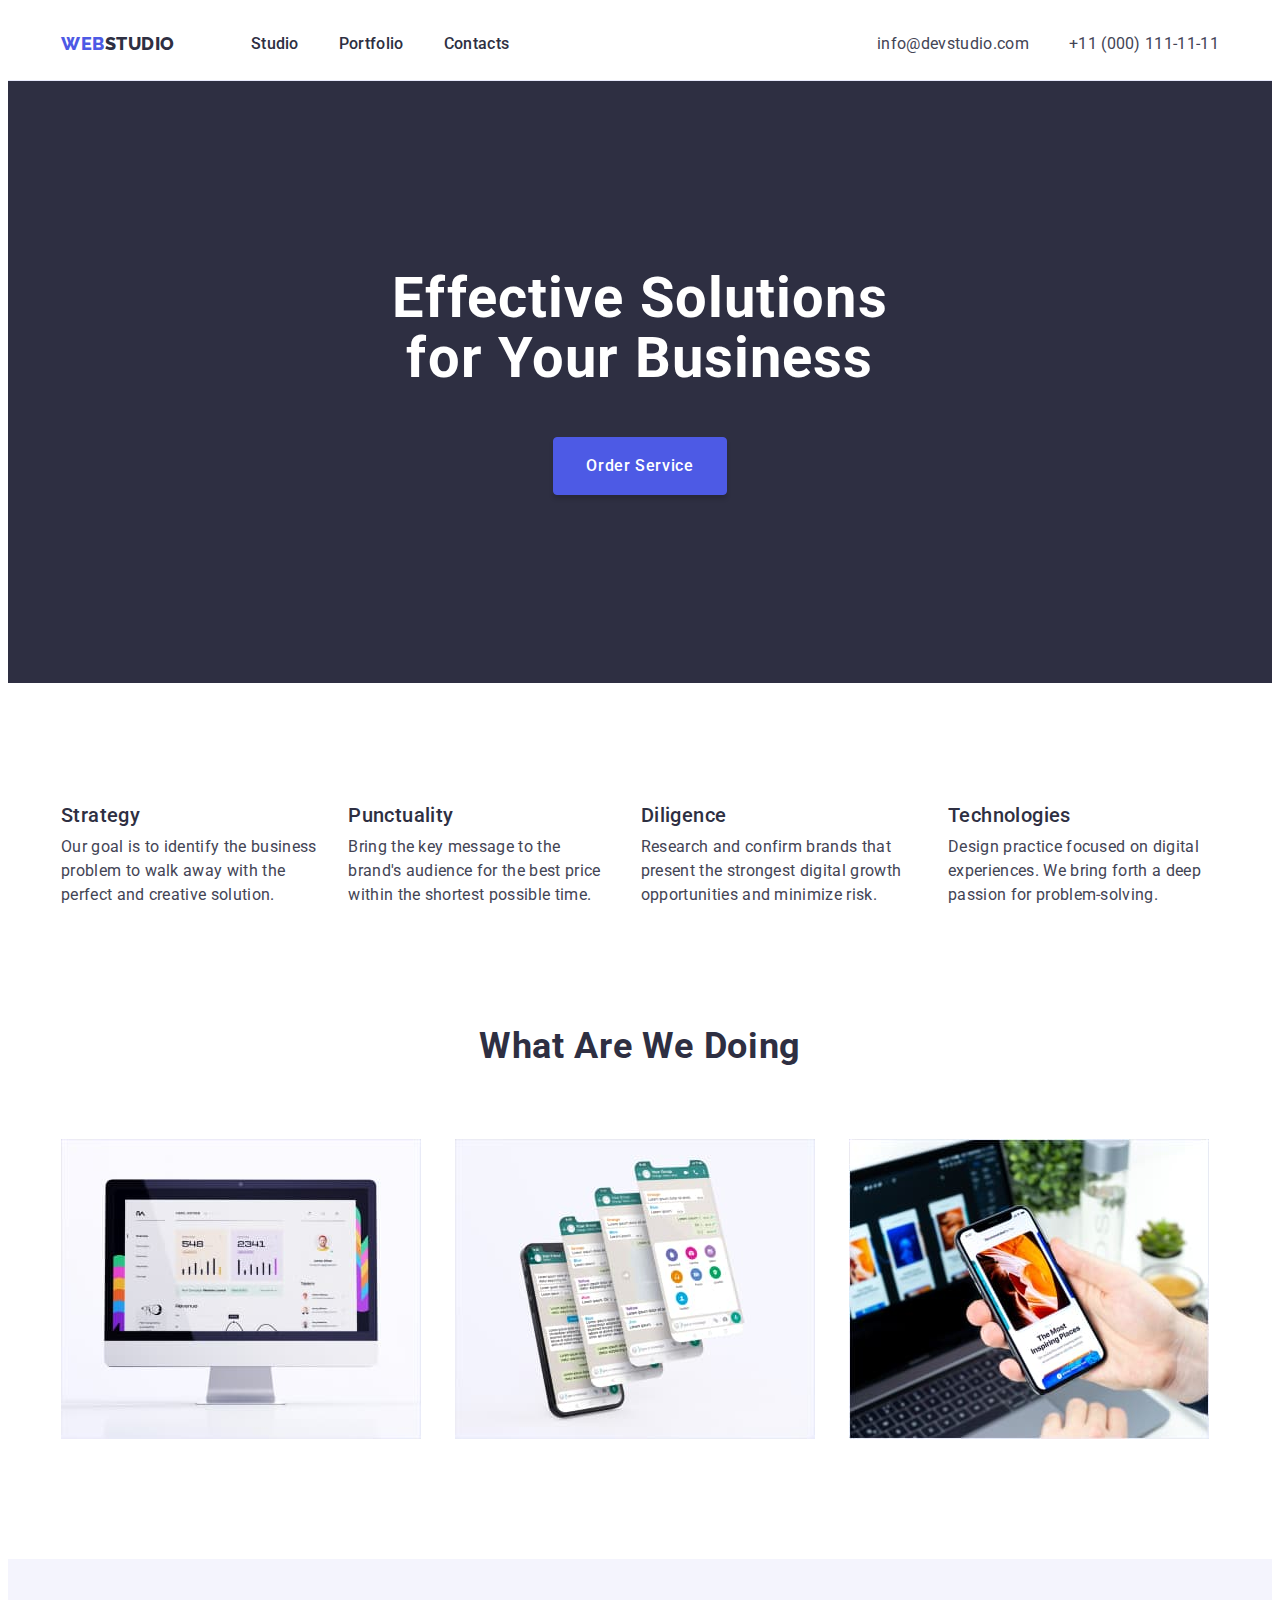
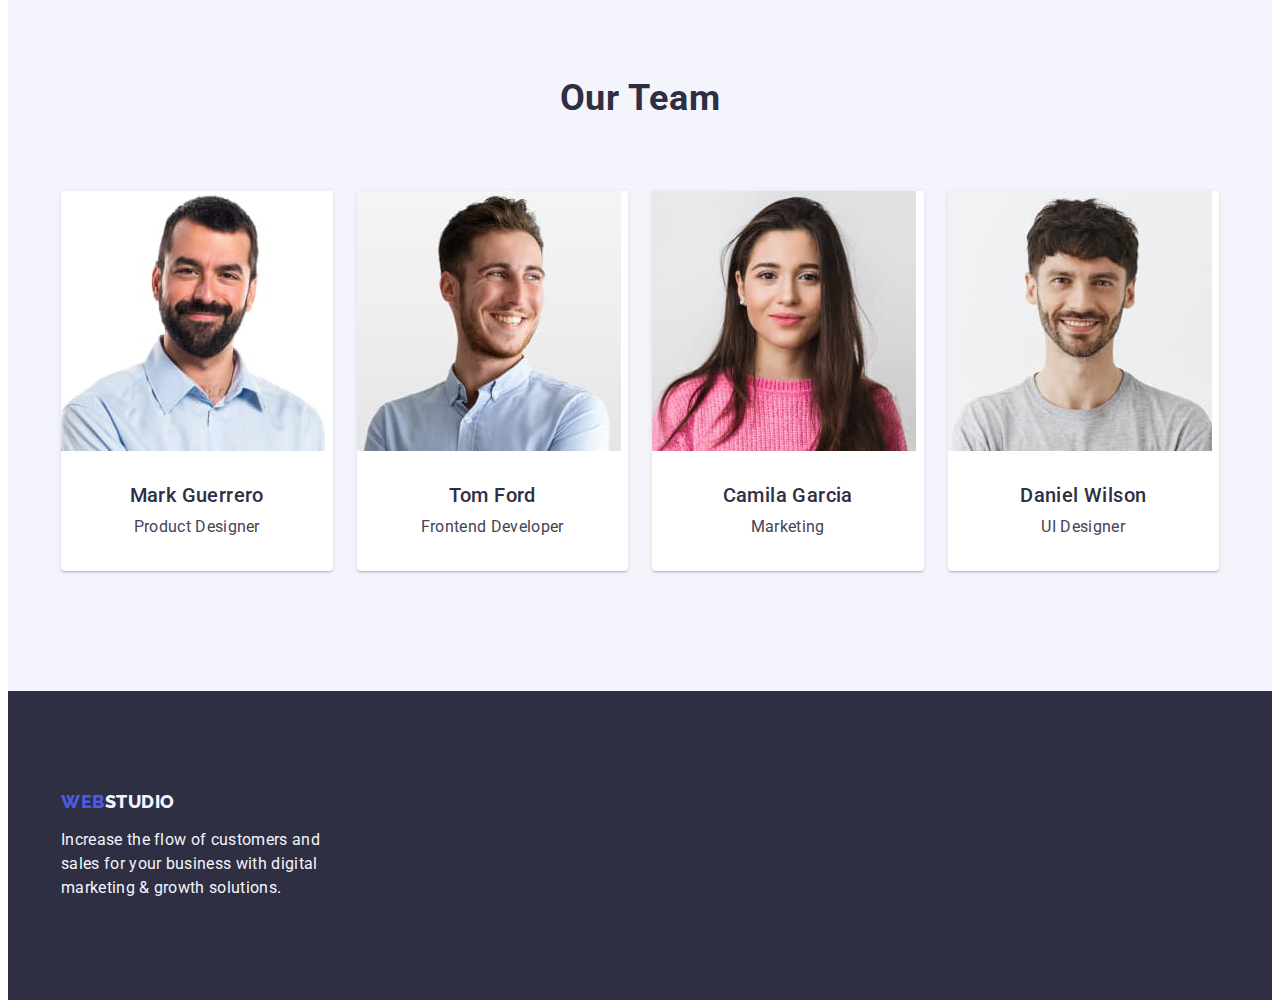
<file: index.html>
<!DOCTYPE html>
<html lang="en">
  <head>
    <meta charset="UTF-8" />
    <meta http-equiv="X-UA-Compatible" content="IE=edge" />
    <meta name="viewport" content="width=device-width, initial-scale=1.0" />
    <title>WebStudio</title>
    <link rel="preconnect" href="https://fonts.googleapis.com" />
    <link rel="preconnect" href="https://fonts.gstatic.com" crossorigin />
    <link
      href="https://fonts.googleapis.com/css2?family=Raleway:wght@800&family=Roboto:wght@400;500;700&display=swap"
      rel="stylesheet"
    />
    <link
      rel="stylesheet"
      href="https://cdnjs.cloudflare.com/ajax/libs/modern-normalize/1.1.0/modern-normalize.min.css"
      integrity="sha512-wpPYUAdjBVSE4KJnH1VR1HeZfpl1ub8YT/NKx4PuQ5NmX2tKuGu6U/JRp5y+Y8XG2tV+wKQpNHVUX03MfMFn9Q=="
      crossorigin="anonymous"
      referrerpolicy="no-referrer"
    />
    <link rel="stylesheet" href="./css/styles.css" />
  </head>
  <body class="body">
    <!--------------------- HEADER ----------------------->
    <header class="header">
      <div class="conteiner header-conteiner">
        <nav class="header-navigation">
          <a class="header-logo link" href="./index.html"
            >Web<span class="studio" style="color: #2e2f42">Studio</span></a
          >
          <ul class="header-list list">
            <li class="header-item">
              <a class="header-link text link" href="./index.html">Studio</a>
            </li>
            <li class="header-item">
              <a class="header-link text link" href="./portfolio.html"
                >Portfolio</a
              >
            </li>
            <li class="header-item">
              <a class="header-link text link" href="#contacts">Contacts</a>
            </li>
          </ul>
        </nav>
        <address class="header-contacts">
          <ul class="contacts-list list">
            <li class="contacts-item">
              <a
                class="contacts-link text link"
                href="mailto:info@devstudio.com"
                >info@devstudio.com</a
              >
            </li>
            <li class="contacts-item">
              <a class="contacts-link text link" href="tel:+110001111111"
                >+11 (000) 111-11-11</a
              >
            </li>
          </ul>
        </address>
      </div>
    </header>
    <main>
      <!---------------------- HERO ---------------------->
      <section class="hero">
        <div class="conteiner hero-conteiner">
          <h1 class="hero-title">Effective Solutions for Your Business</h1>
          <button type="button" class="hero-btn button">Order Service</button>
        </div>
      </section>

      <!------------------- ABOUT ------------------------->
      <section class="about">
        <div class="conteiner">
          <h2 class="visually-hidden">About WebStudio</h2>
          <ul class="about-list list">
            <li class="about-item">
              <h3 class="about-subtitle subtitle">Strategy</h3>
              <p class="about-text text">
                Our goal is to identify the business problem to walk away with
                the perfect and creative solution.
              </p>
            </li>

            <li class="about-item">
              <h3 class="about-subtitle subtitle">Punctuality</h3>
              <p class="about-text text">
                Bring the key message to the brand's audience for the best price
                within the shortest possible time.
              </p>
            </li>

            <li class="about-item">
              <h3 class="about-subtitle subtitle">Diligence</h3>
              <p class="about-text text">
                Research and confirm brands that present the strongest digital
                growth opportunities and minimize risk.
              </p>
            </li>

            <li class="about-item">
              <h3 class="about-subtitle subtitle">Technologies</h3>
              <p class="about-text text">
                Design practice focused on digital experiences. We bring forth a
                deep passion for problem-solving.
              </p>
            </li>
          </ul>
        </div>
      </section>

      <!--------------------- WHAT ARE WE DOING -------------------------->
      <section class="work section">
        <div class="conteiner">
          <h2 class="work-title title">What are we doing</h2>
          <ul class="work-list list">
            <li class="work-item">
              <img
                src="./images/comp.jpg"
                alt="computer"
                width="360"
                height="300"
              />
            </li>
            <li class="work-item">
              <img
                src="./images/phones.jpg"
                alt="Phones"
                width="360"
                height="300"
              />
            </li>
            <li class="work-item">
              <img
                src="./images/phone-comp.jpg"
                alt="phone and computer"
                width="360"
                height="300"
              />
            </li>
          </ul>
        </div>
      </section>

      <!------------------ OUR TEAM ------------------------>
      <section class="team section">
        <div class="conteiner">
          <h2 class="team-title title">Our Team</h2>
          <ul class="team-list list">
            <li class="team-item">
              <img
                src="./images/mark.jpg"
                alt="Photo Product Designer"
                width="264"
                height="260"
              />
              <h3 class="team-subtitle subtitle">Mark Guerrero</h3>
              <p class="team-text text">Product Designer</p>
            </li>

            <li class="team-item">
              <img
                src="./images/tom.jpg"
                alt="Photo Frontend Developer"
                width="264"
                height="260"
              />
              <h3 class="team-subtitle subtitle">Tom Ford</h3>
              <p class="team-text text">Frontend Developer</p>
            </li>

            <li class="team-item">
              <img
                src="./images/camila.jpg"
                alt="Photo Marketing"
                width="264"
                height="260"
              />
              <h3 class="team-subtitle subtitle">Camila Garcia</h3>
              <p class="team-text text">Marketing</p>
            </li>

            <li class="team-item">
              <img
                src="./images/daniel.jpg"
                alt="PhotoUI Designer"
                width="264"
                height="260"
              />
              <h3 class="team-subtitle subtitle">Daniel Wilson</h3>
              <p class="team-text text">UI Designer</p>
            </li>
          </ul>
        </div>
      </section>
    </main>

    <!-------------------- FOOTER ------------------------->
    <footer class="footer">
      <div class="conteiner footer-conteiner">
        <a class="footer-logo link" href=""
          >Web<span class="studio" style="color: #f4f4fd">Studio</span></a
        >
        <p class="footer-text text">
          Increase the flow of customers and sales for your business with
          digital marketing & growth solutions.
        </p>
      </div>
    </footer>
  </body>
</html>
</file>
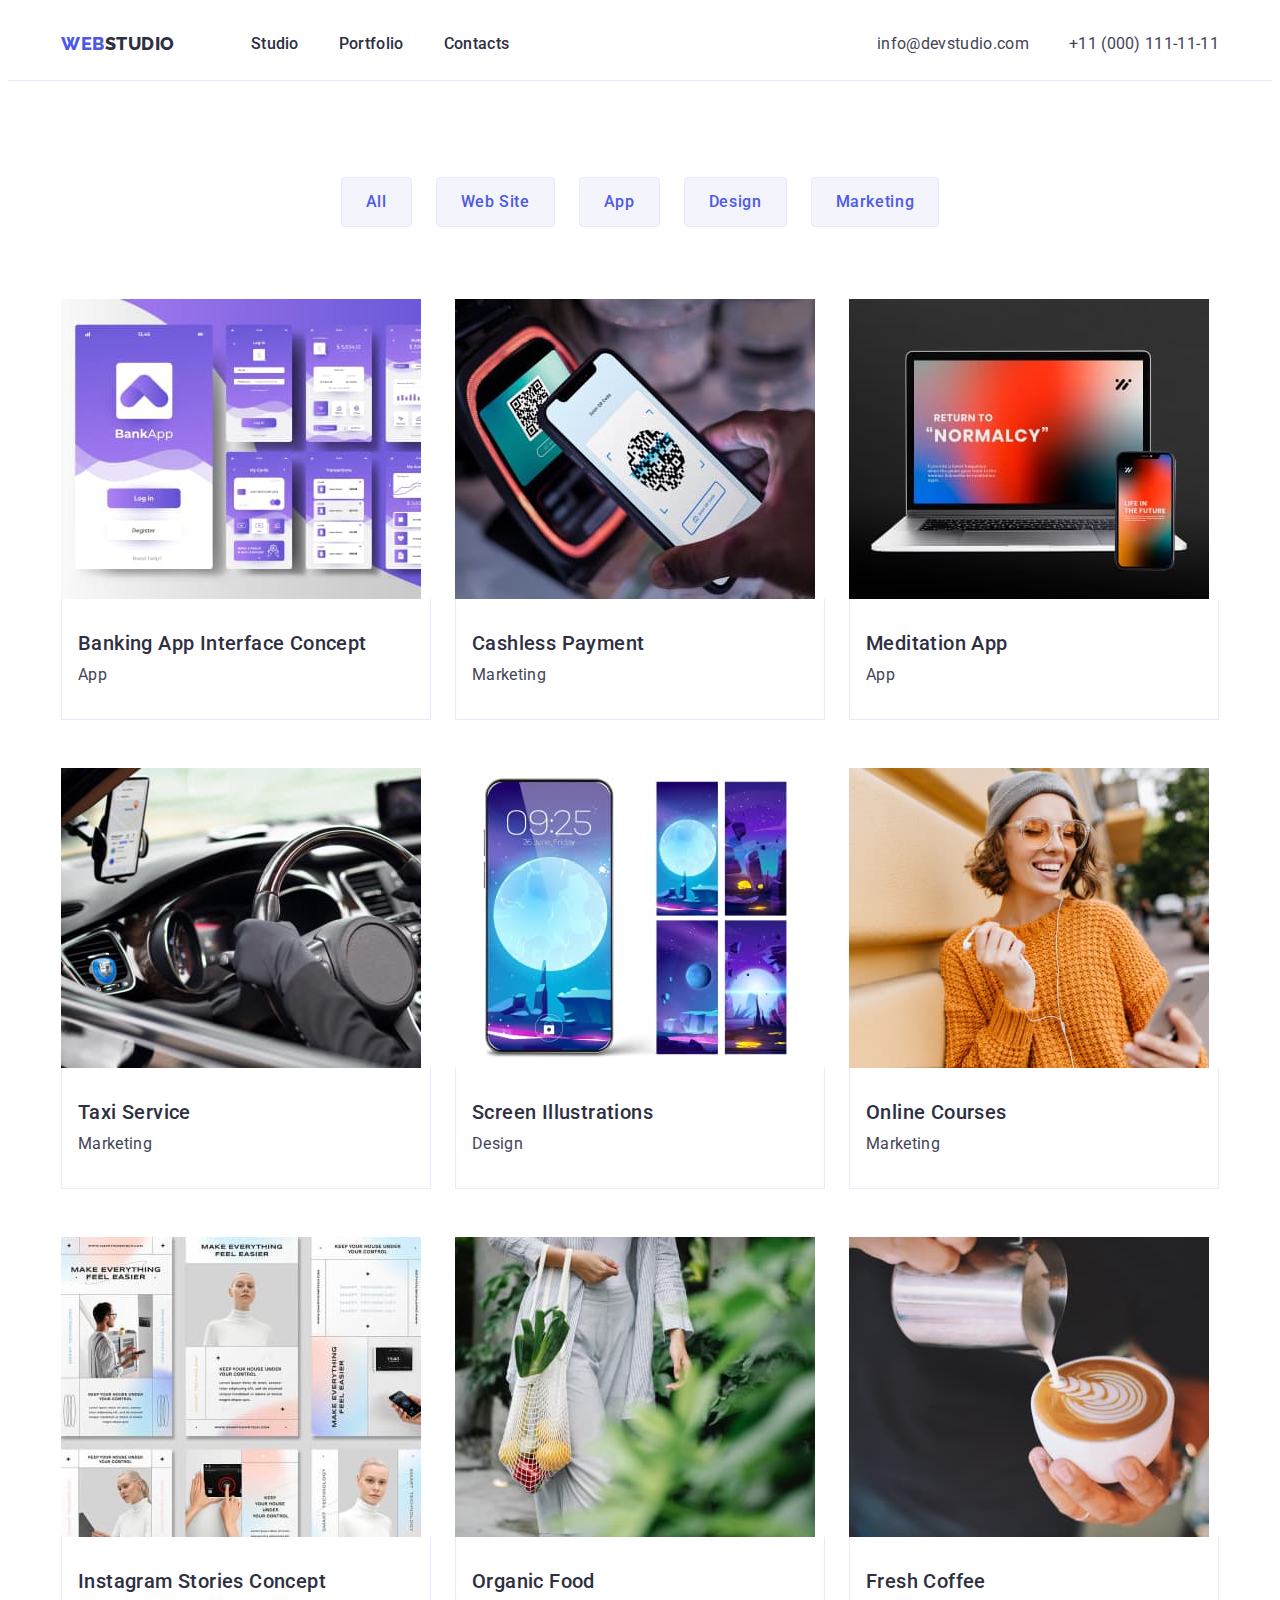
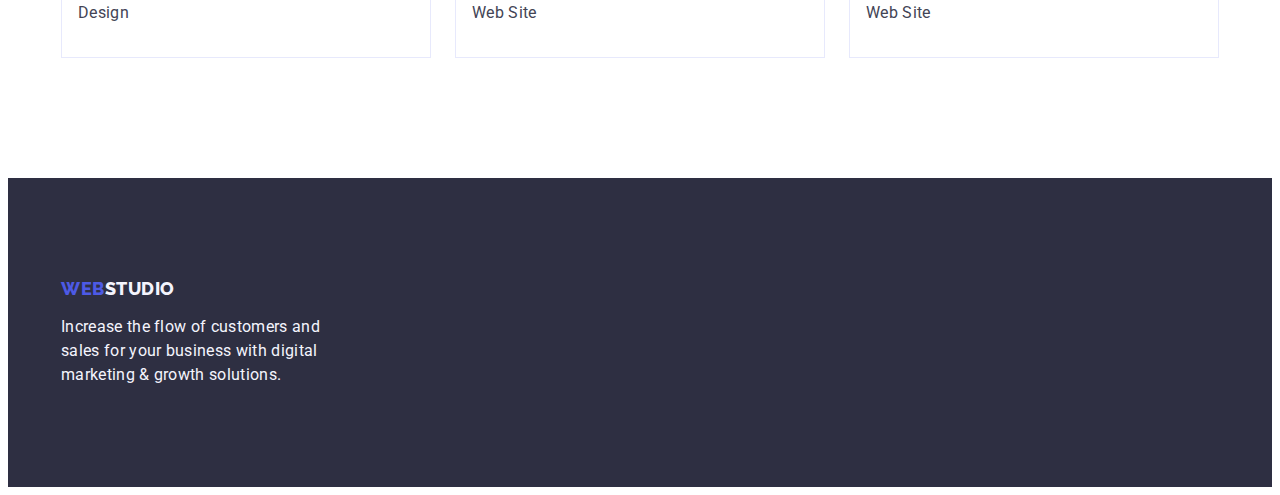
<file: portfolio.html>
<!DOCTYPE html>
<html lang="en">
  <head>
    <meta charset="UTF-8" />
    <meta http-equiv="X-UA-Compatible" content="IE=edge" />
    <meta name="viewport" content="width=device-width, initial-scale=1.0" />
    <title>WebStudio</title>
    <link rel="preconnect" href="https://fonts.googleapis.com" />
    <link rel="preconnect" href="https://fonts.gstatic.com" crossorigin />
    <link
      href="https://fonts.googleapis.com/css2?family=Raleway:wght@800&family=Roboto:wght@400;500;700&display=swap"
      rel="stylesheet"
    />
    <link
      rel="stylesheet"
      href="https://cdnjs.cloudflare.com/ajax/libs/modern-normalize/1.1.0/modern-normalize.min.css"
      integrity="sha512-wpPYUAdjBVSE4KJnH1VR1HeZfpl1ub8YT/NKx4PuQ5NmX2tKuGu6U/JRp5y+Y8XG2tV+wKQpNHVUX03MfMFn9Q=="
      crossorigin="anonymous"
      referrerpolicy="no-referrer"
    />
    <link rel="stylesheet" href="./css/styles.css" />
  </head>
  <body class="body">
    <!-------------------------- HEADER ----------------------->
    <header class="header">
      <div class="conteiner header-conteiner">
        <nav class="header-navigation">
          <a class="header-logo link" href="./index.html"
            >Web<span class="studio" style="color: #2e2f42">Studio</span></a
          >
          <ul class="header-list list">
            <li class="header-item">
              <a class="header-link text link" href="./index.html">Studio</a>
            </li>
            <li class="header-item">
              <a class="header-link text link" href="./portfolio.html"
                >Portfolio</a
              >
            </li>
            <li class="header-item">
              <a class="header-link text link" href="">Contacts</a>
            </li>
          </ul>
        </nav>
        <address class="header-contacts">
          <ul class="contacts-list list">
            <li class="contacts-item">
              <a
                class="contacts-link text link"
                href="mailto:info@devstudio.com"
                >info@devstudio.com</a
              >
            </li>
            <li class="contacts-item">
              <a class="contacts-link text link" href="tel:+110001111111"
                >+11 (000) 111-11-11</a
              >
            </li>
          </ul>
        </address>
      </div>
    </header>
    <!-------------------------- MAIN --------------------------->
    <main>
      <section class="portfolio">
        <div class="conteiner">
          <h1 class="visually-hidden">Portfolio WebStudio</h1>
          <ul class="filters-list list">
            <li class="filters-item">
              <button type="button" class="filters-btn">All</button>
            </li>
            <li class="filters-item button">
              <button type="button" class="filters-btn">Web Site</button>
            </li>
            <li class="filters-item button">
              <button type="button" class="filters-btn">App</button>
            </li>
            <li class="filters-item button">
              <button type="button" class="filters-btn">Design</button>
            </li>
            <li class="filters-item button">
              <button type="button" class="filters-btn">Marketing</button>
            </li>
          </ul>
          <ul class="projects-list list">
            <li class="projects-item">
              <a class="projects-link link" href="">
                <img
                  class="projects-foto"
                  src="./images/banking-app.jpg"
                  alt="banking app"
                  width="360"
                  height="300"
                />
                <div class="projects-card">
                  <h2 class="projects-title subtitle">
                    Banking App Interface Concept
                  </h2>
                  <p class="projects-text text">App</p>
                </div>
              </a>
            </li>
            <li class="projects-item">
              <a class="projects-link link" href="">
                <img
                  src="./images/cashless-payment.jpg"
                  alt="cashless payment"
                  width="360"
                  height="300"
                />
                <div class="projects-card">
                  <h2 class="projects-title subtitle">Cashless Payment</h2>
                  <p class="projects-text text">Marketing</p>
                </div>
              </a>
            </li>
            <li class="projects-item">
              <a class="projects-link link" href="">
                <img
                  src="./images/meditation-app.jpg"
                  alt="meditation app"
                  width="360"
                  height="300"
                />
                <div class="projects-card">
                  <h2 class="projects-title subtitle">Meditation App</h2>
                  <p class="projects-text text">App</p>
                </div>
              </a>
            </li>
            <li class="projects-item">
              <a class="projects-link link" href="">
                <img
                  src="./images/taxi-service.jpg"
                  alt="marketing"
                  width="360"
                  height="300"
                />
                <div class="projects-card">
                  <h2 class="projects-title subtitle">Taxi Service</h2>
                  <p class="projects-text text">Marketing</p>
                </div>
              </a>
            </li>
            <li class="projects-item">
              <a class="projects-link link" href="">
                <img
                  src="./images/screen-illustrations.jpg"
                  alt="screen illustrations"
                  width="360"
                  height="300"
                />
                <div class="projects-card">
                  <h2 class="projects-title subtitle">Screen Illustrations</h2>
                  <p class="projects-text text">Design</p>
                </div>
              </a>
            </li>
            <li class="projects-item">
              <a class="projects-link link" href="">
                <img
                  src="./images/online-courses.jpg"
                  alt="online courses"
                  width="360"
                  height="300"
                />
                <div class="projects-card">
                  <h2 class="projects-title subtitle">Online Courses</h2>
                  <p class="projects-text text">Marketing</p>
                </div>
              </a>
            </li>
            <li class="projects-item">
              <a class="projects-link link" href="">
                <img
                  src="./images/instagram-stories.jpg"
                  alt="instagram stories"
                  width="360"
                  height="300"
                />
                <div class="projects-card">
                  <h2 class="projects-title subtitle">
                    Instagram Stories Concept
                  </h2>
                  <p class="projects-text text">Design</p>
                </div>
              </a>
            </li>
            <li class="projects-item">
              <a class="projects-link link" href="">
                <img
                  src="./images/organic-food.jpg"
                  alt="organic food"
                  width="360"
                  height="300"
                />
                <div class="projects-card">
                  <h2 class="projects-title subtitle">Organic Food</h2>
                  <p class="projects-text text">Web Site</p>
                </div>
              </a>
            </li>
            <li class="projects-item">
              <a class="projects-link link" href="">
                <img
                  src="./images/fresh-coffee.jpg"
                  alt="fresh coffee"
                  width="360"
                  height="300"
                />
                <div class="projects-card">
                  <h2 class="projects-title subtitle">Fresh Coffee</h2>
                  <p class="projects-text text">Web Site</p>
                </div>
              </a>
            </li>
          </ul>
        </div>
      </section>
    </main>

    <!------------------------- FOOTER ------------------------->
    <footer class="footer">
      <div class="conteiner footer-conteiner">
        <a class="footer-logo link" href=""
          >Web<span class="studio" style="color: #f4f4fd">Studio</span></a
        >
        <p class="footer-text text">
          Increase the flow of customers and sales for your business with
          digital marketing & growth solutions.
        </p>
      </div>
    </footer>
  </body>
</html>
</file>
<file: css/styles.css>
:root {
  --main-text-color: #2e2f42;
  --second-text-color: #434455;
  --accent-color: #4d5ae5;
  --active-color: #404bbf;
  --main-bgr-color: #ffffff;
  --second-bgr-color: #f4f4fd;
}

p,
h1,
h2,
h3,
h4,
h5,
h6 {
  margin: 0;
}
ul {
  margin: 0;
  padding-left: 0;
}

button {
  cursor: pointer;
}

address {
  font-style: normal;
}

img {
  display: block;
  max-width: 100%;
  height: auto;
}

body {
  font-family: "Roboto", sans-serif;
}
.body {
  color: #434455;
  background-color: #ffffff;
}

.list {
  list-style: none;
}

.link {
  text-decoration: none;
}

.conteiner {
  width: 1158px;
  padding: 0 15px;
  margin: 0 auto;
  /*outline: 2px solid red;*/
}

.visually-hidden {
  position: absolute;
  width: 1px;
  height: 1px;
  margin: -1px;
  border: 0;
  padding: 0;
  white-space: nowrap;
  clip-path: inset(100%);
  clip: rect(0 0 0 0);
  overflow: hidden;
}

.button {
  font-family: "Roboto", sans-serif;
  font-weight: 500;
  font-size: 16px;
  line-height: 1.5;
  letter-spacing: 0.04em;
  display: flex;
  align-items: center;
  cursor: pointer;
  border-radius: 4px;
}
.title {
  font-weight: 700;
  font-size: 36px;
  line-height: 1.11;
  text-align: center;
  letter-spacing: 0.02em;
  text-transform: capitalize;
}
.subtitle {
  font-weight: 500;
  font-size: 20px;
  line-height: 1.2;
  letter-spacing: 0.02em;
}
.text {
  font-size: 16px;
  line-height: 1.5;
  letter-spacing: 0.02em;
}

.section {
  padding-top: 120px;
  padding-bottom: 120px;
}

/** ------------- HEADER ------------ */

.header {
  background-color: var(--main-bgr-color);
  border-bottom: 1px solid #e7e9fc;
}
.header-conteiner {
  display: flex;
  align-items: center;
}
.header-navigation {
  display: flex;
  align-items: center;
  margin-right: auto;
}

.header-logo {
  font-family: "Raleway", sans-serif;
  font-weight: 800;
  font-size: 18px;
  line-height: 1.17;
  letter-spacing: 0.03em;
  text-transform: uppercase;
  text-decoration: none;
  color: var(--accent-color);
  margin-right: 76px;
  padding-top: 24px;
  padding-bottom: 24px;
  display: block;
}
.header-list {
  display: flex;
  gap: 40px;
}

.header-link {
  font-weight: 500;
  color: var(--main-text-color);
  padding-top: 24px;
  padding-bottom: 24px;
  display: block;
}

.header-link:is(:hover, :focus) {
  color: var(--active-color);
}

.header-contacts {
  font-style: normal;
}

.contacts-list {
  display: flex;
  gap: 40px;
}

.contacts-link {
  color: var(--second-text-color);
  padding-top: 24px;
  padding-bottom: 24px;
  display: block;
}
.contacts-link:is(:hover, :focus) {
  color: var(--active-color);
}

/** -------------HERO-------------- */

.hero {
  background-color: var(--main-text-color);
  padding: 188px 0;
}
.hero-conteiner {
}

.hero-title {
  font-weight: 700;
  font-size: 56px;
  line-height: 1.07;
  letter-spacing: 0.02em;
  color: var(--main-bgr-color);
  max-width: 496px;
  text-align: center;
  margin: 0 auto;
  margin-bottom: 48px;
}

.hero-btn {
  color: var(--main-bgr-color);
  margin: 0 auto;
  padding: 16px 32px;
  background-color: var(--accent-color);
  border: 1px solid var(--accent-color);
  box-shadow: 0 4px 4px rgba(0, 0, 0, 0.15);
}

.hero-btn:is(:hover, :focus) {
  background-color: var(--active-color);
  border: 1px solid var(--active-color);
  box-shadow: 0 4px 4px rgba(0, 0, 0, 0.15);
  border-radius: 4px;
}
/** --------------- ABOUT ----------------- */

.about {
  padding-top: 120px;
}

.about-list {
  display: flex;
  gap: 24px;
}
.about-item {
  flex-basis: calc((100% -24px) / 4);
}
.about-subtitle {
  color: var(--main-text-color);
  margin-bottom: 8px;
}
.about-text {
  color: var(--second-text-color);
}

/** ------------ WHAT ARE WE DOING -------------- */
.work {
}
.work-title {
  color: var(--main-text-color);
  margin-bottom: 72px;
}
.work-list {
  display: flex;
  gap: 24px;
}
.work-item {
  display: block;
  flex-basis: calc((100% - 48px) / 3);
}

/** --------------- OUR TEAM ----------------- */

.team {
  background: var(--second-bgr-color);
}
.team-title {
  color: #2e2f42;
  margin-bottom: 72px;
}
.team-list {
  display: flex;
  gap: 24px;
}

.team-item {
  background: var(--main-bgr-color);
  flex-basis: calc((100% - 72px) / 4);
  padding-bottom: 32px;
  border-radius: 0px 0px 4px 4px;
  box-shadow: 0px 1px 6px rgba(46, 47, 66, 0.08),
    0px 1px 1px rgba(46, 47, 66, 0.16), 0px 2px 1px rgba(46, 47, 66, 0.08);
}
.team-subtitle {
  text-align: center;
  color: var(--main-text-color);
  margin-top: 32px;
  margin-bottom: 8px;
}
.team-text {
  text-align: center;
  color: var(--second-text-color);
}

/** --------------- FOOTER ----------------- */

.footer {
  background: var(--main-text-color);
  padding: 100px 0;
}
.footer-conteiner {
}
.footer-logo {
  font-family: "Raleway", sans-serif;
  font-weight: 800;
  font-size: 18px;
  line-height: 1.17;
  letter-spacing: 0.03em;
  text-transform: uppercase;
  color: var(--accent-color);
  margin-bottom: 16px;
  display: inline-block;
}

.footer-text {
  color: var(--second-bgr-color);
  max-width: 264px;
}

/** --------------- PORTFOLIO ----------------- */
.portfolio {
  padding-top: 96px;
  padding-bottom: 120px;
}

.filters-list {
  display: flex;
  flex-wrap: wrap;
  justify-content: center;
  gap: 24px;
  margin-bottom: 72px;
}
.filters-item {
}

.filters-btn {
  font-family: "Roboto", sans-serif;
  font-weight: 500;
  font-size: 16px;
  line-height: 1.5;
  align-items: center;
  letter-spacing: 0.04em;
  padding: 12px 24px;
  cursor: pointer;
  color: var(--accent-color);
  background: var(--second-bgr-color);
  border: 1px solid #e7e9fc;
  border-radius: 4px;
}
.filters-btn:is(:hover, :focus) {
  color: var(--main-bgr-color);
  background-color: var(--active-color);
  border: 1px solid transparent;
  box-shadow: 0px 4px 4px rgba(0, 0, 0, 0.15);
  border-radius: 4px;
}
.projects-list {
  display: flex;
  flex-wrap: wrap;
  gap: 48px 24px;
}

.projects-item {
  flex-basis: calc((100% - 48px) / 3);
}
.projects-link {
  display: block;
}

.projects-link:is(:hover, :focus) {
  box-shadow: 0px 4px 4px rgba(0, 0, 0, 0.15);
  border-radius: 4px;
}

.projects-card {
  padding-top: 32px;
  padding-bottom: 32px;
  padding-left: 16px;
  border: 1px solid #e7e9fc;
  border-top: none;
}
.projects-foto {
}
.projects-title {
  color: var(--main-text-color);
  margin-bottom: 8px;
}
.projects-text {
  color: var(--second-text-color);
}
</file>
